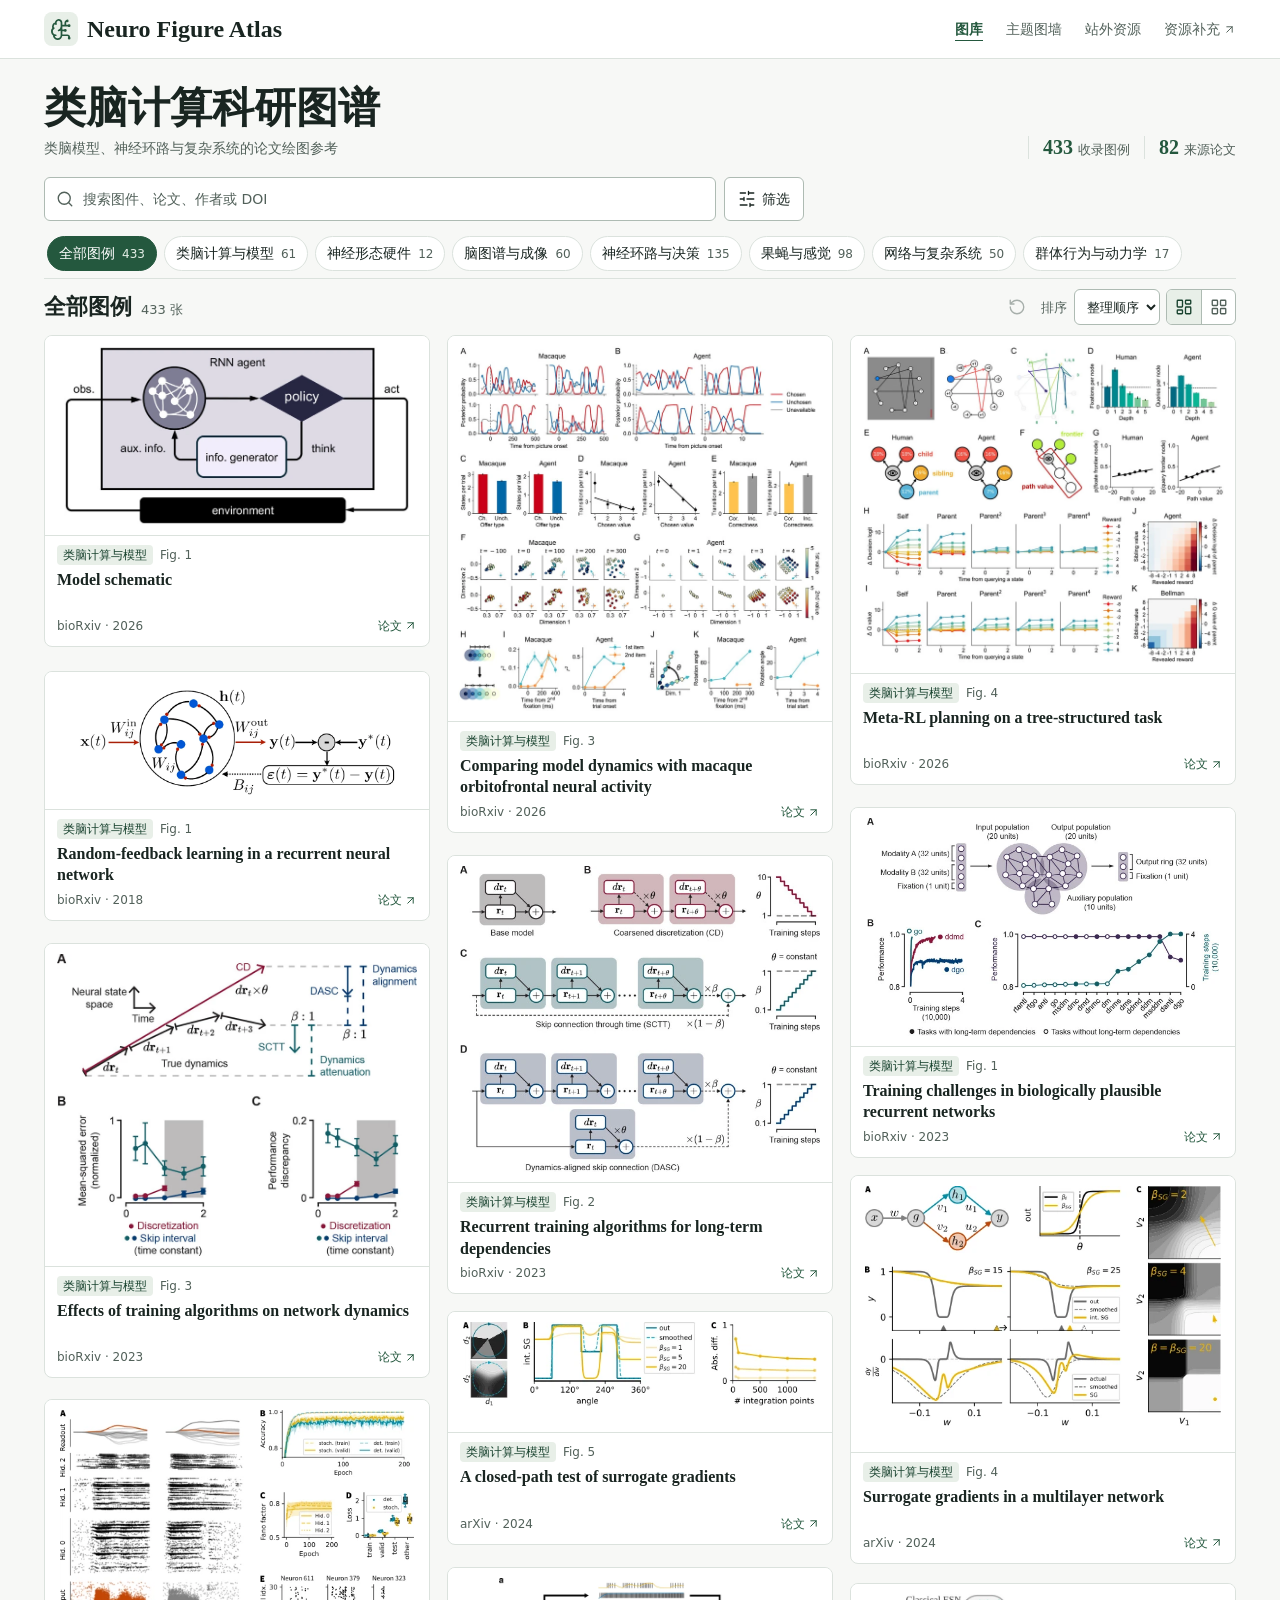
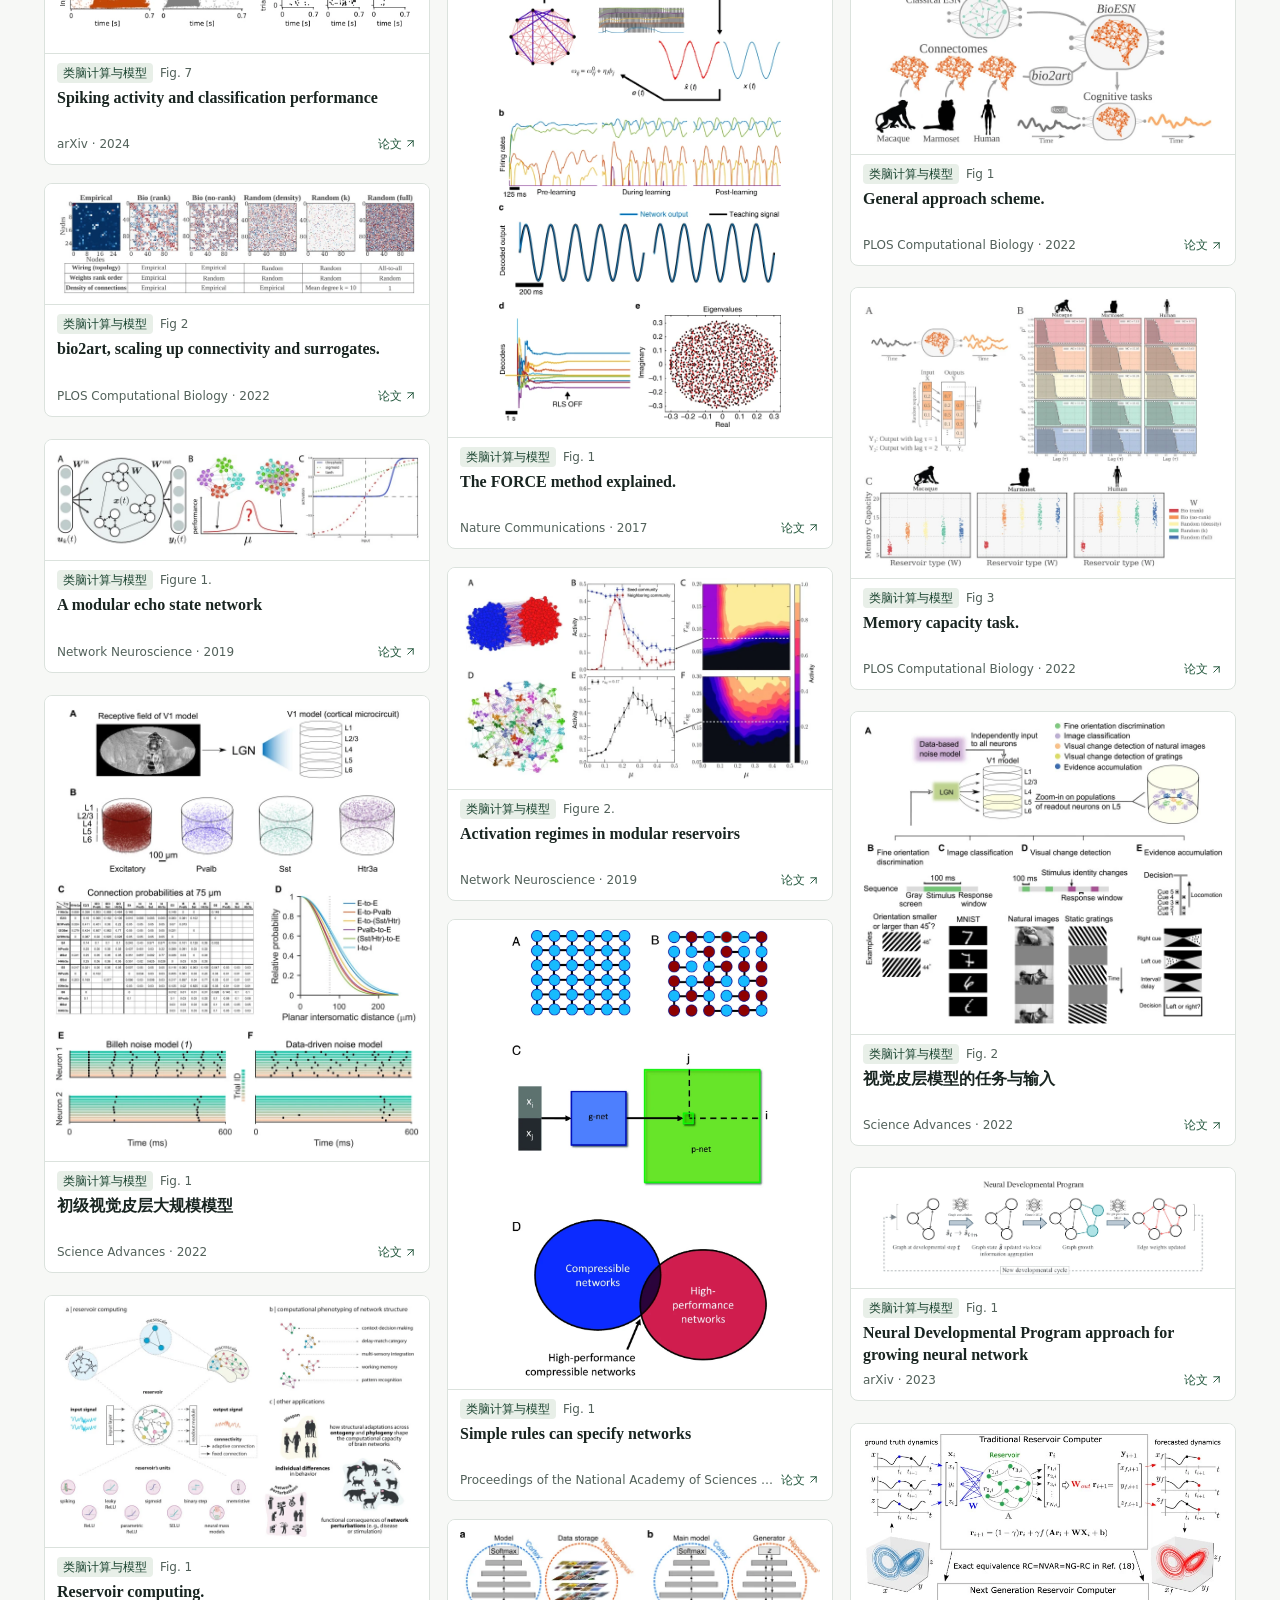
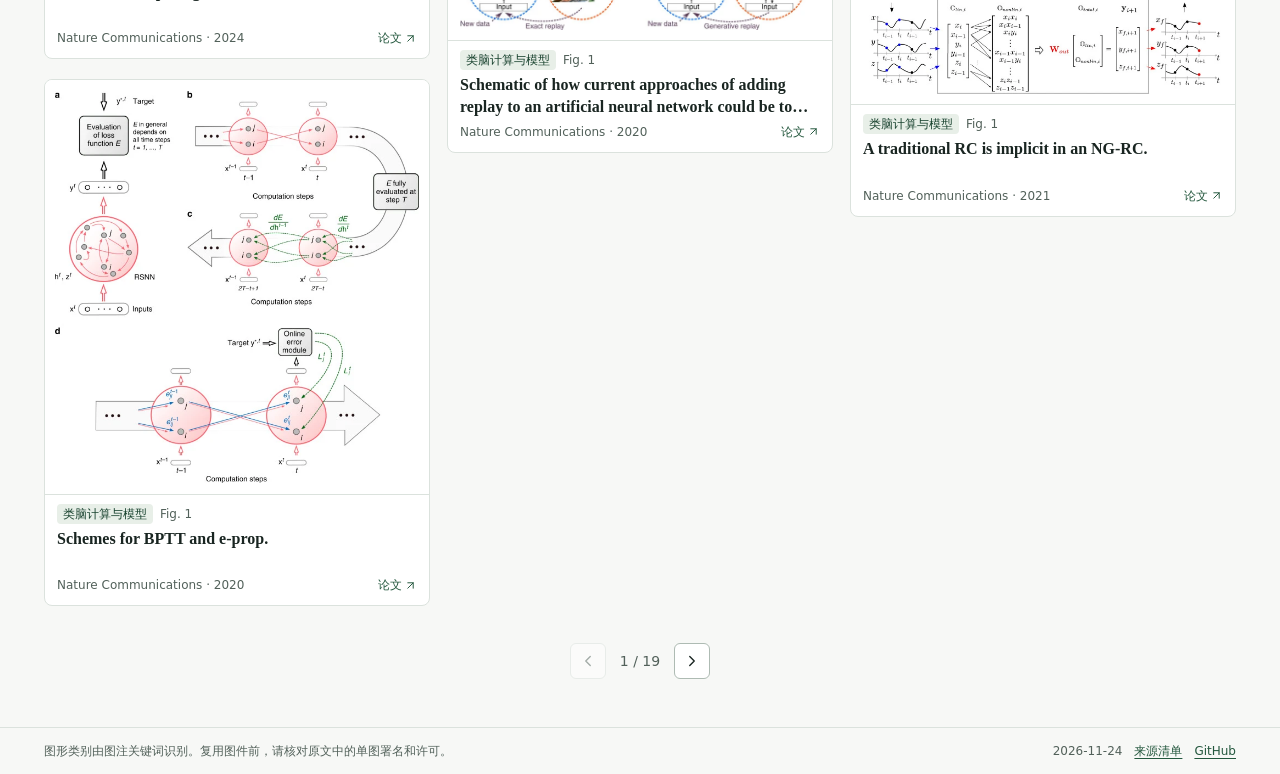
<file: index.html>
<!doctype html>
<html lang="zh-CN">
<head>
  <meta charset="utf-8">
  <meta name="viewport" content="width=device-width, initial-scale=1">
  <meta name="description" content="从神经环路到类脑模型，积累有据可查的科研绘图参考。">
  <title>类脑计算科研图谱</title>
  <link rel="stylesheet" href="assets/gallery.css?v=5">
  <script defer src="data/figures.js?v=2"></script>
  <script defer src="assets/gallery.js?v=4"></script>
</head>
<body>
  <!-- Lucide icons, see assets/icon-licenses.txt. -->
  <svg class="icon-library" xmlns="http://www.w3.org/2000/svg" aria-hidden="true">
    <symbol id="icon-brain" viewBox="0 0 24 24">
      <path d="M12 13h4m-4 5h6a2 2 0 0 1 2 2v1M12 8h8m-8 1a4.17 4.17 0 0 1-3 4m7-5V5a2 2 0 0 1 2-2M6 18a4 4 0 0 1-2-7.465m2.004-5.41a4 4 0 0 0-2.526 5.77m2.816-4.601A3 3 0 1 1 12 5v13a4 4 0 1 1-7.967-.518"/>
      <circle cx="16" cy="13" r=".5" fill="currentColor"/><circle cx="18" cy="3" r=".5" fill="currentColor"/>
      <circle cx="20" cy="21" r=".5" fill="currentColor"/><circle cx="20" cy="8" r=".5" fill="currentColor"/>
    </symbol>
    <symbol id="icon-search" viewBox="0 0 24 24"><path d="m21 21-4.34-4.34"/><circle cx="11" cy="11" r="8"/></symbol>
    <symbol id="icon-reset" viewBox="0 0 24 24"><path d="M3 12a9 9 0 1 0 9-9 9.75 9.75 0 0 0-6.74 2.74L3 8M3 3v5h5"/></symbol>
    <symbol id="icon-left" viewBox="0 0 24 24"><path d="m15 18-6-6 6-6"/></symbol>
    <symbol id="icon-right" viewBox="0 0 24 24"><path d="m9 18 6-6-6-6"/></symbol>
    <symbol id="icon-link" viewBox="0 0 24 24"><path d="M7 7h10v10M7 17 17 7"/></symbol>
    <symbol id="icon-close" viewBox="0 0 24 24"><path d="M18 6 6 18m0-12 12 12"/></symbol>
    <symbol id="icon-sliders" viewBox="0 0 24 24">
      <path d="M21 4h-7M10 4H3m18 8h-9M8 12H3m18 8h-5m-4 0H3M14 2v4m-6 4v4m8 4v4"/>
    </symbol>
    <symbol id="icon-masonry" viewBox="0 0 24 24">
      <rect x="3" y="3" width="7" height="9" rx="1"/><rect x="14" y="3" width="7" height="5" rx="1"/>
      <rect x="14" y="12" width="7" height="9" rx="1"/><rect x="3" y="16" width="7" height="5" rx="1"/>
    </symbol>
    <symbol id="icon-grid" viewBox="0 0 24 24">
      <rect x="3" y="3" width="7" height="7" rx="1"/><rect x="14" y="3" width="7" height="7" rx="1"/>
      <rect x="14" y="14" width="7" height="7" rx="1"/><rect x="3" y="14" width="7" height="7" rx="1"/>
    </symbol>
  </svg>

  <header class="site-header">
    <div class="shell site-header-inner">
      <a class="wordmark" href="index.html" aria-label="类脑计算科研图谱首页">
        <span class="wordmark-icon"><svg class="icon" aria-hidden="true"><use href="#icon-brain"/></svg></span>
        <span>Neuro Figure Atlas</span>
      </a>
      <nav class="site-nav" aria-label="站点导航">
        <a href="index.html" aria-current="page">图库</a>
        <a href="resources.html#topics">主题图墙</a>
        <a href="resources.html">站外资源</a>
        <a class="submission-link" href="https://github.com/REYKA0505/brain-inspired-computing-figure-atlas/issues/new?template=paper-suggestion.yml" target="_blank" rel="noopener noreferrer">资源补充<svg class="icon" aria-hidden="true"><use href="#icon-link"/></svg></a>
      </nav>
    </div>
  </header>

  <main>
    <section class="masthead" aria-labelledby="atlas-title">
      <div class="shell masthead-inner">
        <div>
          <h1 id="atlas-title">类脑计算科研图谱</h1>
          <p>类脑模型、神经环路与复杂系统的论文绘图参考</p>
        </div>
        <dl class="atlas-stats">
          <div><dt>收录图例</dt><dd id="figure-count">…</dd></div>
          <div><dt>来源论文</dt><dd id="paper-count">…</dd></div>
        </dl>
      </div>
    </section>

    <section class="shell gallery" aria-labelledby="results-title">
      <div class="search-tools">
        <div class="search-field">
          <svg class="icon" aria-hidden="true"><use href="#icon-search"/></svg>
          <input id="search" type="search" aria-label="搜索图例" placeholder="搜索图件、论文、作者或 DOI" autocomplete="off">
        </div>
        <details id="figure-filters" class="filter-panel">
          <summary class="control">
            <svg class="icon" aria-hidden="true"><use href="#icon-sliders"/></svg>筛选
          </summary>
          <div class="filter-fields">
            <label>图形线索<select id="type"><option value="">全部图形</option></select></label>
            <label>论文来源<select id="journal"><option value="">全部来源</option></select></label>
          </div>
        </details>
      </div>

      <nav class="topic-nav" aria-label="研究主题">
        <div id="topic-list" class="topic-list"></div>
      </nav>

      <div class="results-bar">
        <div class="results-heading">
          <h2 id="results-title" tabindex="-1">全部图例</h2>
          <span id="results-count" role="status"></span>
        </div>
        <div class="results-tools">
          <button class="text-button" id="reset" type="button" aria-label="重置筛选" title="重置筛选" disabled>
            <svg class="icon" aria-hidden="true"><use href="#icon-reset"/></svg>
          </button>
          <label class="sort-control"><span>排序</span><select id="sort" aria-label="排序">
            <option value="curated">整理顺序</option>
            <option value="recent">较新论文</option>
            <option value="oldest">较早论文</option>
          </select></label>
          <div class="layout-switch" role="group" aria-label="图墙布局">
            <button type="button" data-layout="masonry" aria-pressed="true" aria-label="瀑布流" title="瀑布流">
              <svg class="icon" aria-hidden="true"><use href="#icon-masonry"/></svg>
            </button>
            <button type="button" data-layout="grid" aria-pressed="false" aria-label="等高网格" title="等高网格">
              <svg class="icon" aria-hidden="true"><use href="#icon-grid"/></svg>
            </button>
          </div>
        </div>
      </div>
      <div id="active-filters" class="active-filters" role="group" aria-label="已选筛选" hidden></div>

      <p class="notice" id="notice" hidden></p>
      <noscript><p class="notice">请启用 JavaScript 以浏览图例。</p></noscript>
      <div class="figure-grid" id="grid" data-layout="masonry"></div>
      <nav class="pager" id="pager" aria-label="图例分页" hidden>
        <button class="icon-button" id="previous-page" type="button" aria-label="上一页" title="上一页"><svg class="icon" aria-hidden="true"><use href="#icon-left"/></svg></button>
        <span id="page-count"></span>
        <button class="icon-button" id="next-page" type="button" aria-label="下一页" title="下一页"><svg class="icon" aria-hidden="true"><use href="#icon-right"/></svg></button>
      </nav>
    </section>
  </main>

  <footer class="site-footer">
    <div class="shell site-footer-inner">
      <p>图形类别由图注关键词识别。复用图件前，请核对原文中的单图署名和许可。</p>
      <p><time id="snapshot-date"></time><a href="data/sources.json">来源清单</a><a href="https://github.com/REYKA0505/brain-inspired-computing-figure-atlas">GitHub</a></p>
    </div>
  </footer>

  <template id="filter-chip">
    <button type="button" class="filter-chip">
      <span></span><svg class="icon" aria-hidden="true"><use href="#icon-close"/></svg>
    </button>
  </template>

  <template id="figure-card">
    <article class="figure-card">
      <button type="button" class="preview" title="放大查看">
        <span class="card-image">
          <img alt="" loading="lazy" decoding="async">
          <span class="preview-error" hidden>预览暂不可用</span>
        </span>
      </button>
      <div class="card-body">
        <div class="card-meta">
          <span class="card-topic"></span>
          <span class="card-label"></span>
        </div>
        <h3 class="card-title"></h3>
        <div class="card-footer">
          <span class="card-journal"></span>
          <a class="card-source" target="_blank" rel="noopener noreferrer">论文<svg class="icon" aria-hidden="true"><use href="#icon-link"/></svg></a>
        </div>
      </div>
    </article>
  </template>

  <dialog id="detail" aria-labelledby="detail-title">
    <div class="detail-header">
      <p id="detail-label"></p>
      <div class="detail-controls">
        <button class="icon-button" id="previous-figure" type="button" aria-label="上一张" title="上一张"><svg class="icon" aria-hidden="true"><use href="#icon-left"/></svg></button>
        <span id="detail-position" role="status"></span>
        <button class="icon-button" id="next-figure" type="button" aria-label="下一张" title="下一张"><svg class="icon" aria-hidden="true"><use href="#icon-right"/></svg></button>
      </div>
      <button class="icon-button close" id="close-detail" type="button" aria-label="关闭" title="关闭" autofocus><svg class="icon" aria-hidden="true"><use href="#icon-close"/></svg></button>
    </div>
    <div class="detail-body">
      <a id="detail-preview" class="detail-preview" target="_blank" rel="noopener noreferrer" aria-label="在新标签页打开完整预览图">
        <img id="detail-image" alt="">
        <span class="preview-error" hidden>预览暂不可用</span>
      </a>
      <div class="detail-info">
        <h2 id="detail-title"></h2>
        <p id="detail-paper" class="detail-paper"></p>
        <p id="detail-citation" class="detail-citation"></p>
        <p id="detail-team" class="detail-citation" hidden></p>
        <p id="detail-doi" class="detail-doi"><span>DOI</span><a id="detail-doi-link" target="_blank" rel="noopener noreferrer"></a></p>
        <div class="detail-links">
          <a id="paper-link" class="control primary-action" target="_blank" rel="noopener noreferrer">查看论文<svg class="icon" aria-hidden="true"><use href="#icon-link"/></svg></a>
          <a id="original-link" class="control" target="_blank" rel="noopener noreferrer"><span id="original-link-label">查看原图</span><svg class="icon" aria-hidden="true"><use href="#icon-link"/></svg></a>
        </div>
        <div id="detail-license" class="detail-license">
          <h3>许可与权利</h3>
          <p class="license-links">
            <a id="license-link" target="_blank" rel="noopener noreferrer">文章许可</a>
            <a id="license-evidence" target="_blank" rel="noopener noreferrer" hidden>许可出处</a>
          </p>
          <p id="detail-rights" class="detail-citation" hidden></p>
        </div>
        <h3 id="caption-heading" class="caption-heading">原始图注</h3>
        <p id="detail-caption" class="detail-caption"></p>
      </div>
    </div>
  </dialog>
</body>
</html>
</file>
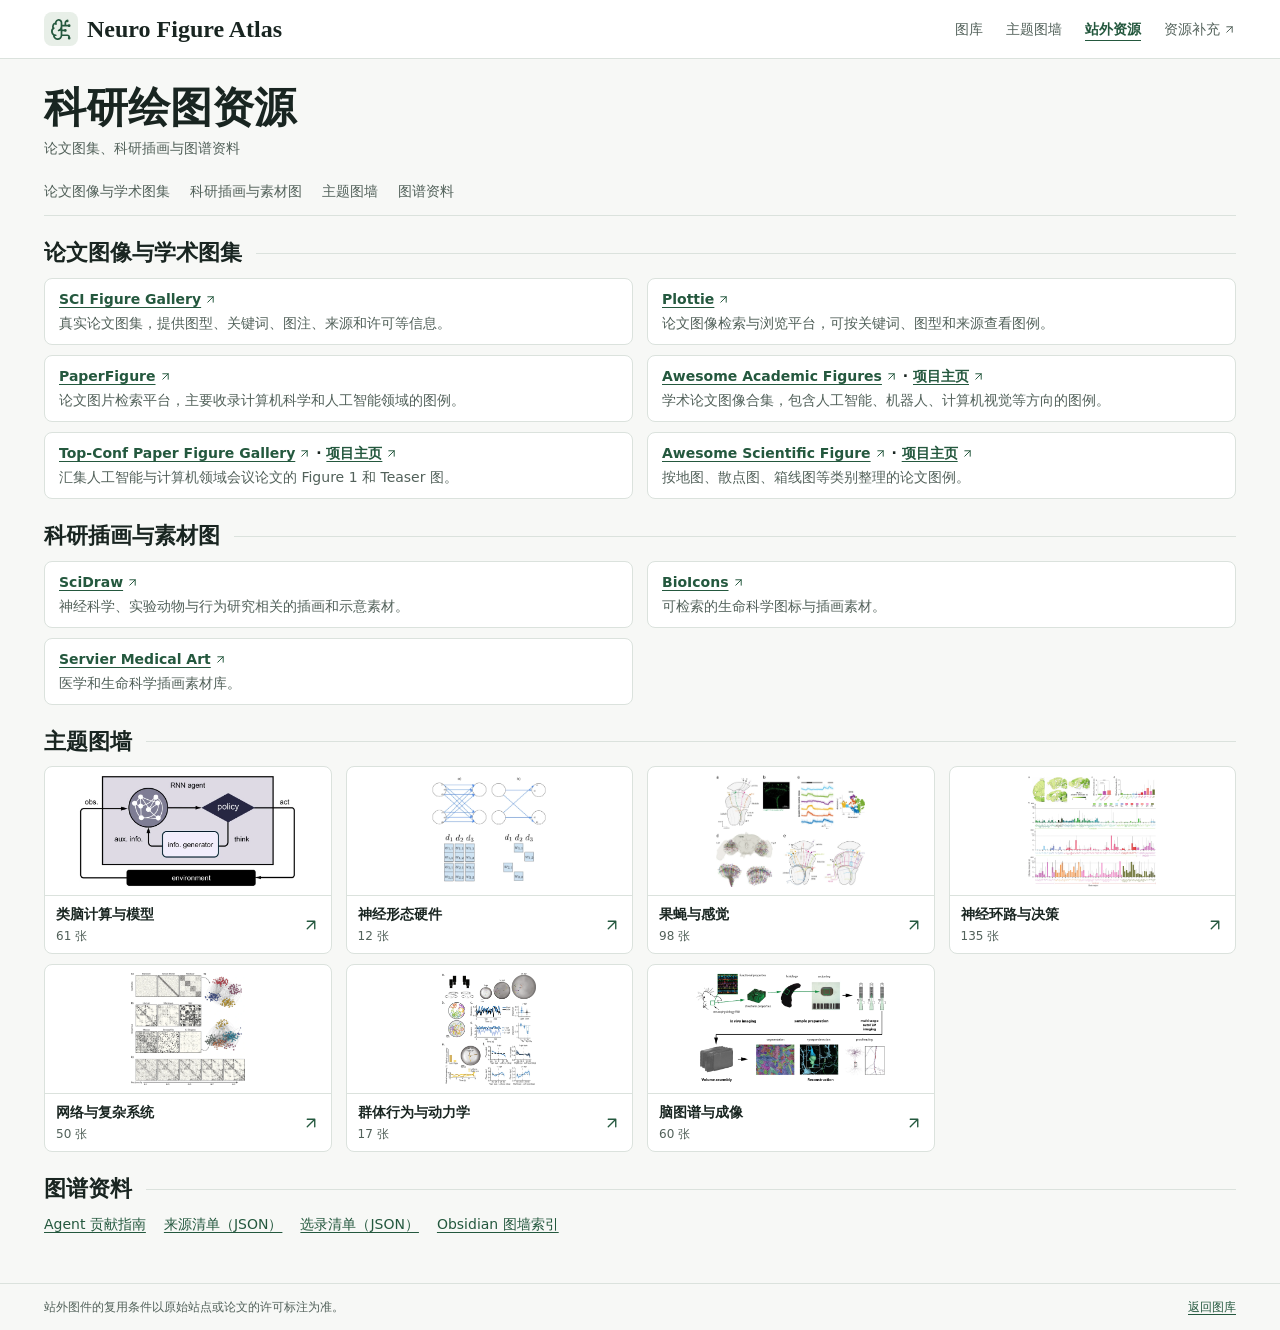
<file: resources.html>
<!doctype html>
<html lang="zh-CN">
<head>
  <meta charset="utf-8">
  <meta name="viewport" content="width=device-width, initial-scale=1">
  <meta name="description" content="论文图集、科研插画与图谱资料。">
  <title>科研绘图资源 | 类脑计算科研图谱</title>
  <link rel="stylesheet" href="assets/gallery.css?v=5">
</head>
<body>
  <!-- Lucide icons, see assets/icon-licenses.txt. -->
  <svg class="icon-library" xmlns="http://www.w3.org/2000/svg" aria-hidden="true">
    <symbol id="icon-brain" viewBox="0 0 24 24">
      <path d="M12 13h4m-4 5h6a2 2 0 0 1 2 2v1M12 8h8m-8 1a4.17 4.17 0 0 1-3 4m7-5V5a2 2 0 0 1 2-2M6 18a4 4 0 0 1-2-7.465m2.004-5.41a4 4 0 0 0-2.526 5.77m2.816-4.601A3 3 0 1 1 12 5v13a4 4 0 1 1-7.967-.518"/>
      <circle cx="16" cy="13" r=".5" fill="currentColor"/><circle cx="18" cy="3" r=".5" fill="currentColor"/>
      <circle cx="20" cy="21" r=".5" fill="currentColor"/><circle cx="20" cy="8" r=".5" fill="currentColor"/>
    </symbol>
    <symbol id="icon-link" viewBox="0 0 24 24"><path d="M7 7h10v10M7 17 17 7"/></symbol>
  </svg>

  <header class="site-header">
    <div class="shell site-header-inner">
      <a class="wordmark" href="index.html" aria-label="类脑计算科研图谱首页">
        <span class="wordmark-icon"><svg class="icon" aria-hidden="true"><use href="#icon-brain"/></svg></span>
        <span>Neuro Figure Atlas</span>
      </a>
      <nav class="site-nav" aria-label="站点导航">
        <a href="index.html">图库</a>
        <a href="#topics">主题图墙</a>
        <a href="resources.html" aria-current="page">站外资源</a>
        <a class="submission-link" href="https://github.com/REYKA0505/brain-inspired-computing-figure-atlas/issues/new?template=paper-suggestion.yml" target="_blank" rel="noopener noreferrer">资源补充<svg class="icon" aria-hidden="true"><use href="#icon-link"/></svg></a>
      </nav>
    </div>
  </header>

  <main>
    <section class="masthead" aria-labelledby="resources-title">
      <div class="shell masthead-inner">
        <div>
          <h1 id="resources-title">科研绘图资源</h1>
          <p>论文图集、科研插画与图谱资料</p>
        </div>
      </div>
    </section>

    <div class="shell resource-workspace">
      <nav class="resource-menu" aria-label="资源目录">
        <a href="#figures">论文图像与学术图集</a>
          <a href="#illustrations">科研插画与素材图</a>
          <a href="#topics">主题图墙</a>
          <a href="#sources">图谱资料</a>
      </nav>

      <div class="resource-content">
        <section id="figures" class="resource-section">
<h2>论文图像与学术图集</h2>
<ul class="resource-list">
<li class="resource-row">
  <div class="resource-name"><a class="resource-link" href="https://chutj.github.io/gallery/" target="_blank" rel="noopener noreferrer">SCI Figure Gallery<svg class="icon" aria-hidden="true"><use href="#icon-link"/></svg></a></div>
  <p>真实论文图集，提供图型、关键词、图注、来源和许可等信息。</p>
</li>
<li class="resource-row">
  <div class="resource-name"><a class="resource-link" href="https://plottie.art/" target="_blank" rel="noopener noreferrer">Plottie<svg class="icon" aria-hidden="true"><use href="#icon-link"/></svg></a></div>
  <p>论文图像检索与浏览平台，可按关键词、图型和来源查看图例。</p>
</li>
<li class="resource-row">
  <div class="resource-name"><a class="resource-link" href="https://paperfigure.net/" target="_blank" rel="noopener noreferrer">PaperFigure<svg class="icon" aria-hidden="true"><use href="#icon-link"/></svg></a></div>
  <p>论文图片检索平台，主要收录计算机科学和人工智能领域的图例。</p>
</li>
<li class="resource-row">
  <div class="resource-name"><a class="resource-link" href="https://doczbs.github.io/Awesome-Academic-Figures/" target="_blank" rel="noopener noreferrer">Awesome Academic Figures<svg class="icon" aria-hidden="true"><use href="#icon-link"/></svg></a> · <a class="resource-link" href="https://github.com/DocZbs/Awesome-Academic-Figures" target="_blank" rel="noopener noreferrer">项目主页<svg class="icon" aria-hidden="true"><use href="#icon-link"/></svg></a></div>
  <p>学术论文图像合集，包含人工智能、机器人、计算机视觉等方向的图例。</p>
</li>
<li class="resource-row">
  <div class="resource-name"><a class="resource-link" href="https://qwdwqfwq.github.io/topconf-paper-figure-gallery/" target="_blank" rel="noopener noreferrer">Top-Conf Paper Figure Gallery<svg class="icon" aria-hidden="true"><use href="#icon-link"/></svg></a> · <a class="resource-link" href="https://github.com/qwdwqfwq/topconf-paper-figure-gallery" target="_blank" rel="noopener noreferrer">项目主页<svg class="icon" aria-hidden="true"><use href="#icon-link"/></svg></a></div>
  <p>汇集人工智能与计算机领域会议论文的 Figure 1 和 Teaser 图。</p>
</li>
<li class="resource-row">
  <div class="resource-name"><a class="resource-link" href="https://nehsgnail.github.io/awesome-scientific-figure/" target="_blank" rel="noopener noreferrer">Awesome Scientific Figure<svg class="icon" aria-hidden="true"><use href="#icon-link"/></svg></a> · <a class="resource-link" href="https://github.com/nehSgnaiL/awesome-scientific-figure" target="_blank" rel="noopener noreferrer">项目主页<svg class="icon" aria-hidden="true"><use href="#icon-link"/></svg></a></div>
  <p>按地图、散点图、箱线图等类别整理的论文图例。</p>
</li>
</ul>
</section>

<section id="illustrations" class="resource-section">
<h2>科研插画与素材图</h2>
<ul class="resource-list">
<li class="resource-row">
  <div class="resource-name"><a class="resource-link" href="https://scidraw.io/" target="_blank" rel="noopener noreferrer">SciDraw<svg class="icon" aria-hidden="true"><use href="#icon-link"/></svg></a></div>
  <p>神经科学、实验动物与行为研究相关的插画和示意素材。</p>
</li>
<li class="resource-row">
  <div class="resource-name"><a class="resource-link" href="https://bioicons.com/" target="_blank" rel="noopener noreferrer">BioIcons<svg class="icon" aria-hidden="true"><use href="#icon-link"/></svg></a></div>
  <p>可检索的生命科学图标与插画素材。</p>
</li>
<li class="resource-row">
  <div class="resource-name"><a class="resource-link" href="https://smart.servier.com/" target="_blank" rel="noopener noreferrer">Servier Medical Art<svg class="icon" aria-hidden="true"><use href="#icon-link"/></svg></a></div>
  <p>医学和生命科学插画素材库。</p>
</li>
</ul>
</section>
        <section id="topics" class="resource-section">
          <h2>主题图墙</h2>
          <div class="resource-themes">
            <a class="resource-theme" href="index.html?topic=%E7%B1%BB%E8%84%91%E8%AE%A1%E7%AE%97%E4%B8%8E%E6%A8%A1%E5%9E%8B"><img src="assets/images/bioRxiv-2026.04.14.718499v1-F1.webp" alt="" width="240" height="120" loading="lazy" decoding="async"><span class="theme-label"><span>类脑计算与模型</span><span class="topic-count">61 张</span><svg class="icon" aria-hidden="true"><use href="#icon-link"/></svg></span></a>
            <a class="resource-theme" href="index.html?topic=%E7%A5%9E%E7%BB%8F%E5%BD%A2%E6%80%81%E7%A1%AC%E4%BB%B6"><img src="assets/images/arXiv-2404.10597v1-F1.webp" alt="" width="240" height="120" loading="lazy" decoding="async"><span class="theme-label"><span>神经形态硬件</span><span class="topic-count">12 张</span><svg class="icon" aria-hidden="true"><use href="#icon-link"/></svg></span></a>
            <a class="resource-theme" href="index.html?topic=%E6%9E%9C%E8%9D%87%E4%B8%8E%E6%84%9F%E8%A7%89"><img src="assets/images/PMC10882054-Fig1.webp" alt="" width="240" height="120" loading="lazy" decoding="async"><span class="theme-label"><span>果蝇与感觉</span><span class="topic-count">98 张</span><svg class="icon" aria-hidden="true"><use href="#icon-link"/></svg></span></a>
            <a class="resource-theme" href="index.html?topic=%E7%A5%9E%E7%BB%8F%E7%8E%AF%E8%B7%AF%E4%B8%8E%E5%86%B3%E7%AD%96"><img src="assets/images/bioRxiv-2025.08.30.673281v1-F2.webp" alt="" width="240" height="120" loading="lazy" decoding="async"><span class="theme-label"><span>神经环路与决策</span><span class="topic-count">135 张</span><svg class="icon" aria-hidden="true"><use href="#icon-link"/></svg></span></a>
            <a class="resource-theme" href="index.html?topic=%E7%BD%91%E7%BB%9C%E4%B8%8E%E5%A4%8D%E6%9D%82%E7%B3%BB%E7%BB%9F"><img src="assets/images/10.1063-5.0304136-F1.webp" alt="" width="240" height="120" loading="lazy" decoding="async"><span class="theme-label"><span>网络与复杂系统</span><span class="topic-count">50 张</span><svg class="icon" aria-hidden="true"><use href="#icon-link"/></svg></span></a>
            <a class="resource-theme" href="index.html?topic=%E7%BE%A4%E4%BD%93%E8%A1%8C%E4%B8%BA%E4%B8%8E%E5%8A%A8%E5%8A%9B%E5%AD%A6"><img src="assets/images/PMC8590009-Fig1.webp" alt="" width="240" height="120" loading="lazy" decoding="async"><span class="theme-label"><span>群体行为与动力学</span><span class="topic-count">17 张</span><svg class="icon" aria-hidden="true"><use href="#icon-link"/></svg></span></a>
            <a class="resource-theme" href="index.html?topic=%E8%84%91%E5%9B%BE%E8%B0%B1%E4%B8%8E%E6%88%90%E5%83%8F"><img src="assets/images/bioRxiv-2021.07.28.454025v2-F2.webp" alt="" width="240" height="120" loading="lazy" decoding="async"><span class="theme-label"><span>脑图谱与成像</span><span class="topic-count">60 张</span><svg class="icon" aria-hidden="true"><use href="#icon-link"/></svg></span></a>
          </div>
        </section>
        <section id="sources" class="resource-section">
          <h2>图谱资料</h2>
          <div class="resource-shortcuts">
            <a href="https://github.com/REYKA0505/brain-inspired-computing-figure-atlas/blob/main/skills/atlas-resource-contribution/SKILL.md">Agent 贡献指南</a>
            <a href="data/sources.json" target="_blank" rel="noopener">来源清单（JSON）</a>
            <a href="data/curated-figures.json" target="_blank" rel="noopener">选录清单（JSON）</a>
            <a href="docs/index.md">Obsidian 图墙索引</a>
          </div>
        </section>
      </div>
    </div>
  </main>

  <footer class="site-footer">
    <div class="shell site-footer-inner">
      <p>站外图件的复用条件以原始站点或论文的许可标注为准。</p>
      <p><a href="index.html">返回图库</a></p>
    </div>
  </footer>
</body>
</html>
</file>
<file: assets/gallery.css>
:root {
  color-scheme: light;
  font: 14px/1.5 system-ui, "PingFang SC", "Microsoft YaHei", "Noto Sans CJK SC", sans-serif;
  color: #192521;
  background: #f7f8f6;
  --heading: Georgia, "Noto Serif CJK SC", "Songti SC", SimSun, serif;
  --muted: #52615a;
  --line: #dbe2dd;
  --control-line: #aebbb3;
  --accent: #24583e;
  --accent-dark: #18422e;
  --accent-wash: #e8efe8;
  --white: #fff;
  --radius: 8px;
}

*, *::before, *::after { box-sizing: border-box; }
[hidden] { display: none !important; }
body { margin: 0; }
h1, h2, h3, p, dl, dd { margin: 0; }
a { color: var(--accent); text-decoration-thickness: 1px; text-underline-offset: 3px; }
a:hover { color: var(--accent-dark); }
button, input, select { font: inherit; color: inherit; }
button, select, summary { cursor: pointer; }
button:disabled { cursor: default; }
:focus-visible { outline: 2px solid var(--accent); outline-offset: 3px; }

.shell { width: min(1620px, calc(100% - 88px)); margin-inline: auto; }
.icon-library { position: absolute; width: 0; height: 0; overflow: hidden; }
.icon {
  width: 18px;
  height: 18px;
  flex: none;
  fill: none;
  stroke: currentColor;
  stroke-width: 1.8;
  stroke-linecap: round;
  stroke-linejoin: round;
}

.site-header {
  border-bottom: 1px solid var(--line);
  background: var(--white);
}
.site-header-inner {
  display: flex;
  align-items: center;
  justify-content: space-between;
  gap: 16px;
  min-height: 58px;
}
.wordmark {
  display: inline-flex;
  align-items: center;
  gap: 9px;
  color: inherit;
  font: 700 24px/1.1 var(--heading);
  text-decoration: none;
}
.wordmark-icon {
  display: grid;
  place-items: center;
  width: 34px;
  height: 34px;
  flex: none;
  border-radius: var(--radius);
  background: var(--accent-wash);
  color: var(--accent);
}
.wordmark-icon .icon { width: 23px; height: 23px; }
.site-nav { display: flex; align-items: center; flex-wrap: wrap; gap: 4px 23px; }
.site-nav a {
  padding-block: 6px;
  color: var(--muted);
  text-decoration: none;
  white-space: nowrap;
}
.site-nav a:hover, .site-nav a[aria-current="page"] {
  color: var(--accent);
  text-decoration: underline;
  text-underline-offset: 6px;
}
.site-nav a[aria-current="page"] { font-weight: 700; }
.site-nav .submission-link { display: inline-flex; align-items: center; gap: 3px; }
.submission-link .icon { width: 13px; height: 13px; }

.masthead-inner {
  display: flex;
  align-items: flex-end;
  justify-content: space-between;
  gap: 12px 24px;
  padding-block: 24px 18px;
}
.masthead h1 {
  font: 700 42px/1.2 var(--heading);
  overflow-wrap: anywhere;
}
.masthead p { margin-top: 5px; color: var(--muted); }
.atlas-stats {
  display: flex;
  flex: none;
  gap: 14px;
  color: var(--muted);
  font-size: 13px;
}
.atlas-stats div {
  display: flex;
  flex-direction: row-reverse;
  align-items: baseline;
  gap: 5px;
  padding-left: 14px;
  border-left: 1px solid var(--line);
  white-space: nowrap;
}
.atlas-stats dd {
  color: var(--accent);
  font: 700 20px/1.1 var(--heading);
  font-variant-numeric: tabular-nums;
}

.gallery, .resource-workspace { min-height: 56vh; padding-bottom: 48px; }
.search-tools {
  position: relative;
  display: flex;
  gap: 8px;
  width: min(100%, 760px);
}
.search-field { position: relative; flex: 1; min-width: 0; }
.search-field .icon {
  position: absolute;
  inset: 0 auto 0 12px;
  margin-block: auto;
  color: var(--muted);
  pointer-events: none;
}
.search-field input, .filter-fields select, .sort-control select, .control, .icon-button {
  border: 1px solid var(--control-line);
  border-radius: 6px;
  background: var(--white);
}
.search-field input {
  width: 100%;
  min-width: 0;
  height: 44px;
  padding: 0 12px 0 38px;
}
.search-field input::placeholder { color: var(--muted); }
.control, .icon-button {
  display: inline-flex;
  align-items: center;
  justify-content: center;
  gap: 6px;
  color: inherit;
  text-decoration: none;
}
.control { min-height: 38px; padding: 6px 11px; }
.filter-panel summary {
  height: 44px;
  padding-inline: 13px;
  list-style: none;
  white-space: nowrap;
}
.filter-panel summary::-webkit-details-marker { display: none; }
.control:hover, .icon-button:hover:not(:disabled), .filter-panel[open] summary {
  background: var(--accent-wash);
  color: var(--accent-dark);
}
.filter-fields {
  position: absolute;
  z-index: 2;
  inset: calc(100% + 8px) 0 auto auto;
  display: grid;
  gap: 12px;
  width: min(100%, 320px);
  padding: 14px;
  border: 1px solid var(--line);
  border-radius: var(--radius);
  background: var(--white);
  box-shadow: 0 6px 18px rgb(25 37 33 / 10%);
}
.filter-fields label {
  display: grid;
  gap: 5px;
  min-width: 0;
  color: var(--muted);
  font-size: 13px;
}
.filter-fields select, .sort-control select {
  height: 36px;
  padding-inline: 8px 4px;
  color: #192521;
  text-overflow: ellipsis;
}
.filter-fields select { width: 100%; min-width: 0; }

.topic-nav { margin-top: 10px; border-bottom: 1px solid var(--line); }
.topic-list {
  display: flex;
  gap: 7px;
  padding: 5px 3px 7px;
  overflow-x: auto;
  scrollbar-width: thin;
}
.topic-button {
  display: inline-flex;
  align-items: center;
  gap: 7px;
  flex: none;
  min-height: 35px;
  padding: 4px 11px;
  border: 1px solid var(--line);
  border-radius: 999px;
  background: var(--white);
  white-space: nowrap;
}
.topic-button:hover { border-color: var(--control-line); background: var(--accent-wash); }
.topic-button[aria-pressed="true"] {
  border-color: var(--accent);
  background: var(--accent);
  color: var(--white);
}
.topic-count { color: var(--muted); font-size: 12px; font-variant-numeric: tabular-nums; }
.topic-button[aria-pressed="true"] .topic-count { color: #e3eee6; }

.results-bar {
  display: flex;
  align-items: center;
  justify-content: space-between;
  gap: 8px 12px;
  min-height: 56px;
}
.results-heading { display: flex; align-items: baseline; flex-wrap: wrap; gap: 0 9px; min-width: 0; }
.results-heading h2, .resource-section h2 { font: 700 22px/1.3 var(--heading); }
#results-count { color: var(--muted); font-size: 13px; font-variant-numeric: tabular-nums; }
.results-tools { display: flex; align-items: center; flex: none; gap: 6px; }
.sort-control { display: flex; align-items: center; gap: 7px; color: var(--muted); font-size: 13px; }
.layout-switch {
  display: flex;
  border: 1px solid var(--control-line);
  border-radius: 6px;
  background: var(--white);
}
.layout-switch button {
  display: grid;
  place-items: center;
  width: 34px;
  height: 34px;
  padding: 0;
  border: 0;
  border-radius: 5px 0 0 5px;
  background: transparent;
  color: var(--muted);
}
.layout-switch button + button { border-left: 1px solid var(--control-line); border-radius: 0 5px 5px 0; }
.layout-switch button:focus-visible { outline-offset: -2px; }
.layout-switch button:hover, .layout-switch button[aria-pressed="true"] {
  background: var(--accent-wash);
  color: var(--accent-dark);
}
.text-button {
  display: grid;
  place-items: center;
  width: 36px;
  height: 36px;
  padding: 0;
  border: 0;
  border-radius: 6px;
  background: transparent;
  color: var(--accent);
}
.text-button:hover:not(:disabled) { background: var(--accent-wash); }
.text-button:disabled { color: var(--muted); opacity: .48; }
.active-filters { display: flex; flex-wrap: wrap; gap: 6px; margin-bottom: 13px; }
.filter-chip {
  display: inline-flex;
  align-items: center;
  gap: 5px;
  max-width: 100%;
  padding: 4px 8px;
  border: 1px solid var(--line);
  border-radius: 6px;
  background: var(--accent-wash);
  color: var(--accent-dark);
  font-size: 12px;
  overflow-wrap: anywhere;
  text-align: left;
}
.filter-chip:hover { border-color: var(--control-line); }
.filter-chip .icon { width: 14px; height: 14px; }
.notice { padding: 34px 16px; border-block: 1px solid var(--line); color: var(--muted); text-align: center; }

.figure-grid { display: grid; grid-template-columns: repeat(3, minmax(0, 1fr)); gap: 17px; }
.figure-card {
  display: flex;
  flex-direction: column;
  min-width: 0;
  border: 1px solid var(--line);
  border-radius: var(--radius);
  background: var(--white);
}
.figure-card:focus-within, .figure-card:hover { border-color: var(--control-line); }
.preview {
  display: block;
  width: 100%;
  padding: 0;
  border: 0;
  border-radius: 7px 7px 0 0;
  background: var(--white);
  cursor: zoom-in;
}
.preview:focus-visible { outline-offset: -3px; }
.card-image {
  position: relative;
  display: grid;
  place-items: center;
  aspect-ratio: 3 / 2;
}
.figure-grid[data-layout="masonry"] .card-image { aspect-ratio: var(--preview-ratio, 3 / 2); }
.card-image img {
  position: absolute;
  inset: 10px;
  width: calc(100% - 20px);
  height: calc(100% - 20px);
  object-fit: contain;
}
.preview-error { color: var(--muted); font-size: 13px; }
.card-body { flex: 1; min-width: 0; padding: 9px 12px 11px; border-top: 1px solid var(--line); }
.card-meta { display: flex; align-items: baseline; gap: 7px; margin-bottom: 4px; font-size: 12px; }
.card-topic {
  flex: none;
  padding: 1px 6px;
  border-radius: 4px;
  background: var(--accent-wash);
  color: var(--accent-dark);
}
.card-label, .card-journal {
  min-width: 0;
  overflow: hidden;
  color: var(--muted);
  text-overflow: ellipsis;
  white-space: nowrap;
}
.card-title {
  display: -webkit-box;
  min-width: 0;
  height: 2.7em;
  overflow: hidden;
  font: 700 16px/1.35 var(--heading);
  -webkit-box-orient: vertical;
  -webkit-line-clamp: 2;
  overflow-wrap: anywhere;
}
.card-footer { display: flex; align-items: baseline; justify-content: space-between; gap: 6px; margin-top: 5px; font-size: 12px; }
.card-source { display: inline-flex; align-items: center; gap: 2px; flex: none; text-decoration: none; }
.card-source:hover { text-decoration: underline; }
.card-source .icon { width: 13px; height: 13px; }

.pager { display: flex; align-items: center; justify-content: center; gap: 14px; margin-top: 20px; }
.icon-button { width: 36px; height: 36px; padding: 0; flex: none; }
.icon-button:disabled { border-color: var(--line); color: var(--muted); opacity: .5; }
#page-count { color: var(--muted); font-variant-numeric: tabular-nums; }
.site-footer { border-top: 1px solid var(--line); color: var(--muted); font-size: 12px; }
.site-footer-inner { display: flex; justify-content: space-between; gap: 6px 16px; padding-block: 14px; }
.site-footer-inner p:last-child { display: flex; flex-wrap: wrap; gap: 4px 12px; }

.resource-menu {
  display: flex;
  align-items: center;
  flex-wrap: wrap;
  gap: 2px 20px;
  padding-bottom: 9px;
  border-bottom: 1px solid var(--line);
}
.resource-menu a { display: inline-block; padding-block: 4px; color: var(--muted); text-decoration: none; }
.resource-menu a:hover { color: var(--accent); text-decoration: underline; }
.resource-section { margin-top: 23px; scroll-margin-top: 16px; }
.resource-section h2 { display: flex; align-items: center; gap: 14px; margin-bottom: 10px; }
.resource-section h2::after { content: ""; flex: 1; border-top: 1px solid var(--line); }
.resource-list, .resource-themes {
  display: grid;
  gap: 10px 14px;
  margin: 0;
  padding: 0;
}
.resource-list { grid-template-columns: repeat(2, minmax(0, 1fr)); list-style: none; }
.resource-row, .resource-theme {
  min-width: 0;
  border: 1px solid var(--line);
  border-radius: var(--radius);
  background: var(--white);
  overflow-wrap: anywhere;
}
.resource-row { padding: 10px 14px; }
.resource-name { font-weight: 700; }
.resource-row p { margin-top: 3px; color: var(--muted); }
.resource-link .icon { width: 13px; height: 13px; vertical-align: -2px; margin-inline-start: 3px; }
.resource-themes { grid-template-columns: repeat(4, minmax(0, 1fr)); }
.resource-theme { color: inherit; text-decoration: none; }
.resource-theme:hover { border-color: var(--control-line); }
.resource-theme img {
  display: block;
  width: 100%;
  height: 128px;
  padding: 8px;
  object-fit: contain;
}
.theme-label {
  display: grid;
  grid-template-columns: minmax(0, 1fr) auto;
  gap: 2px 8px;
  padding: 8px 11px;
  border-top: 1px solid var(--line);
  font-weight: 650;
}
.theme-label .topic-count { grid-column: 1; font-weight: 400; }
.theme-label .icon { grid-area: 1 / 2 / 3 / 3; align-self: center; color: var(--accent); }
.resource-shortcuts { display: flex; flex-wrap: wrap; gap: 8px 18px; overflow-wrap: anywhere; }

dialog {
  width: min(1320px, calc(100% - 36px));
  max-height: calc(100dvh - 36px);
  padding: 0;
  overflow: auto;
  border: 1px solid var(--control-line);
  border-radius: var(--radius);
  background: var(--white);
  color: inherit;
}
dialog::backdrop { background: rgb(19 27 23 / 58%); }
.detail-header {
  position: sticky;
  z-index: 3;
  top: 0;
  display: grid;
  grid-template-columns: minmax(0, 1fr) auto minmax(36px, 1fr);
  align-items: center;
  gap: 8px;
  min-height: 54px;
  padding: 8px 14px;
  border-bottom: 1px solid var(--line);
  background: var(--white);
}
#detail-label {
  overflow: hidden;
  color: var(--muted);
  font-size: 13px;
  text-overflow: ellipsis;
  white-space: nowrap;
}
.detail-controls { display: flex; align-items: center; gap: 6px; color: var(--muted); font-size: 12px; }
#detail-position { min-width: 8ch; text-align: center; white-space: nowrap; font-variant-numeric: tabular-nums; }
.close { justify-self: end; }
.detail-body { display: grid; grid-template-columns: minmax(0, 1.85fr) minmax(320px, 1fr); align-items: start; }
.detail-preview {
  position: sticky;
  top: 54px;
  display: grid;
  place-items: center;
  min-height: 180px;
  padding: 16px;
  cursor: zoom-in;
}
.detail-preview:focus-visible { outline-offset: -3px; }
.detail-preview img { width: 100%; height: min(72dvh, 760px); object-fit: contain; }
.detail-info {
  min-width: 0;
  align-self: stretch;
  padding: 21px;
  border-left: 1px solid var(--line);
  background: #f9faf8;
  overflow-wrap: anywhere;
}
.detail-info h2 { font: 700 26px/1.19 var(--heading); }
.detail-paper { margin-top: 8px; font-weight: 650; }
.detail-citation { margin-top: 5px; color: var(--muted); font-size: 13px; }
.detail-doi { display: flex; align-items: baseline; gap: 7px; margin-top: 6px; color: var(--muted); font-size: 13px; }
.detail-doi a { min-width: 0; font-family: ui-monospace, monospace; }
.detail-links, .license-links { display: flex; flex-wrap: wrap; gap: 6px 10px; }
.detail-links { margin-block: 15px; }
.detail-links .control { font-size: 13px; }
.detail-links .icon { width: 15px; height: 15px; }
.primary-action { border-color: var(--accent); background: var(--accent); color: var(--white); }
.primary-action:hover { background: var(--accent-dark); color: var(--white); }
.detail-license { margin-bottom: 14px; }
.detail-license h3, .caption-heading { font: 700 16px/1.4 var(--heading); }
.license-links { margin-top: 3px; font-size: 13px; }
.caption-heading { padding-top: 11px; border-top: 1px solid var(--line); }
.detail-caption { margin-top: 5px; color: var(--muted); font-size: 13px; line-height: 1.65; }

@media (min-width: 1660px) {
  .figure-grid { grid-template-columns: repeat(4, minmax(0, 1fr)); }
}

@media (min-width: 611px) {
  .figure-grid[data-layout="masonry"] {
    align-items: start;
    grid-auto-rows: 8px;
    row-gap: 0;
  }
  .figure-grid[data-layout="masonry"] .figure-card { grid-row-end: span var(--masonry-span, 1); }
}

@media (max-width: 1040px) {
  .shell { width: calc(100% - 56px); }
  .figure-grid { grid-template-columns: repeat(2, minmax(0, 1fr)); }
  .resource-themes { grid-template-columns: repeat(3, minmax(0, 1fr)); }
}

@media (max-width: 800px) {
  .masthead-inner { flex-direction: column; align-items: flex-start; }
  .atlas-stats div:first-child { border-left: 0; padding-left: 0; }
  .site-nav { gap: 3px 12px; font-size: 13px; }
  .detail-body { display: block; }
  .detail-preview { position: static; min-height: 120px; padding: 9px; }
  .detail-preview img { height: auto; max-height: 50dvh; }
  .detail-info { border-left: 0; border-top: 1px solid var(--line); }
}

@media (max-width: 610px) {
  .shell { width: calc(100% - 32px); }
  .site-header-inner { flex-wrap: wrap; justify-content: flex-start; gap: 2px 18px; padding-block: 6px 3px; }
  .wordmark { font-size: 22px; }
  .wordmark-icon { width: 30px; height: 30px; }
  .wordmark-icon .icon { width: 20px; height: 20px; }
  .site-nav a { padding-block: 4px; }
  .masthead-inner { gap: 8px; padding-block: 15px 12px; }
  .masthead h1 { font-size: 31px; }
  .masthead p { font-size: 13px; }
  .atlas-stats { font-size: 12px; }
  .atlas-stats dd { font-size: 18px; }
  .topic-button { font-size: 13px; }
  .results-bar { min-height: 53px; }
  .results-heading h2 { font-size: 19px; }
  .sort-control { gap: 4px; }
  .figure-grid, .resource-list { grid-template-columns: minmax(0, 1fr); gap: 12px; }
  .resource-themes { grid-template-columns: repeat(2, minmax(0, 1fr)); }
  .resource-theme img { height: 98px; }
  .site-footer-inner { flex-direction: column; }
  dialog { width: calc(100% - 20px); max-height: calc(100dvh - 20px); }
  .detail-header { grid-template-columns: minmax(0, 1fr) auto auto; padding-inline: 8px; }
  .detail-header .icon-button { width: 32px; height: 32px; }
  .detail-controls { gap: 3px; }
  .detail-info { padding: 14px; }
  .detail-info h2 { font-size: 21px; }
}

@media (max-width: 370px) {
  .results-heading h2 { font-size: 18px; }
  .results-bar { gap: 4px 6px; }
  .results-tools { gap: 2px; }
  .text-button { width: 30px; }
  .sort-control select { padding-inline: 4px 1px; }
}

@media (max-width: 430px) {
  .sort-control span { display: none; }
  .layout-switch button { width: 30px; }
}
</file>
